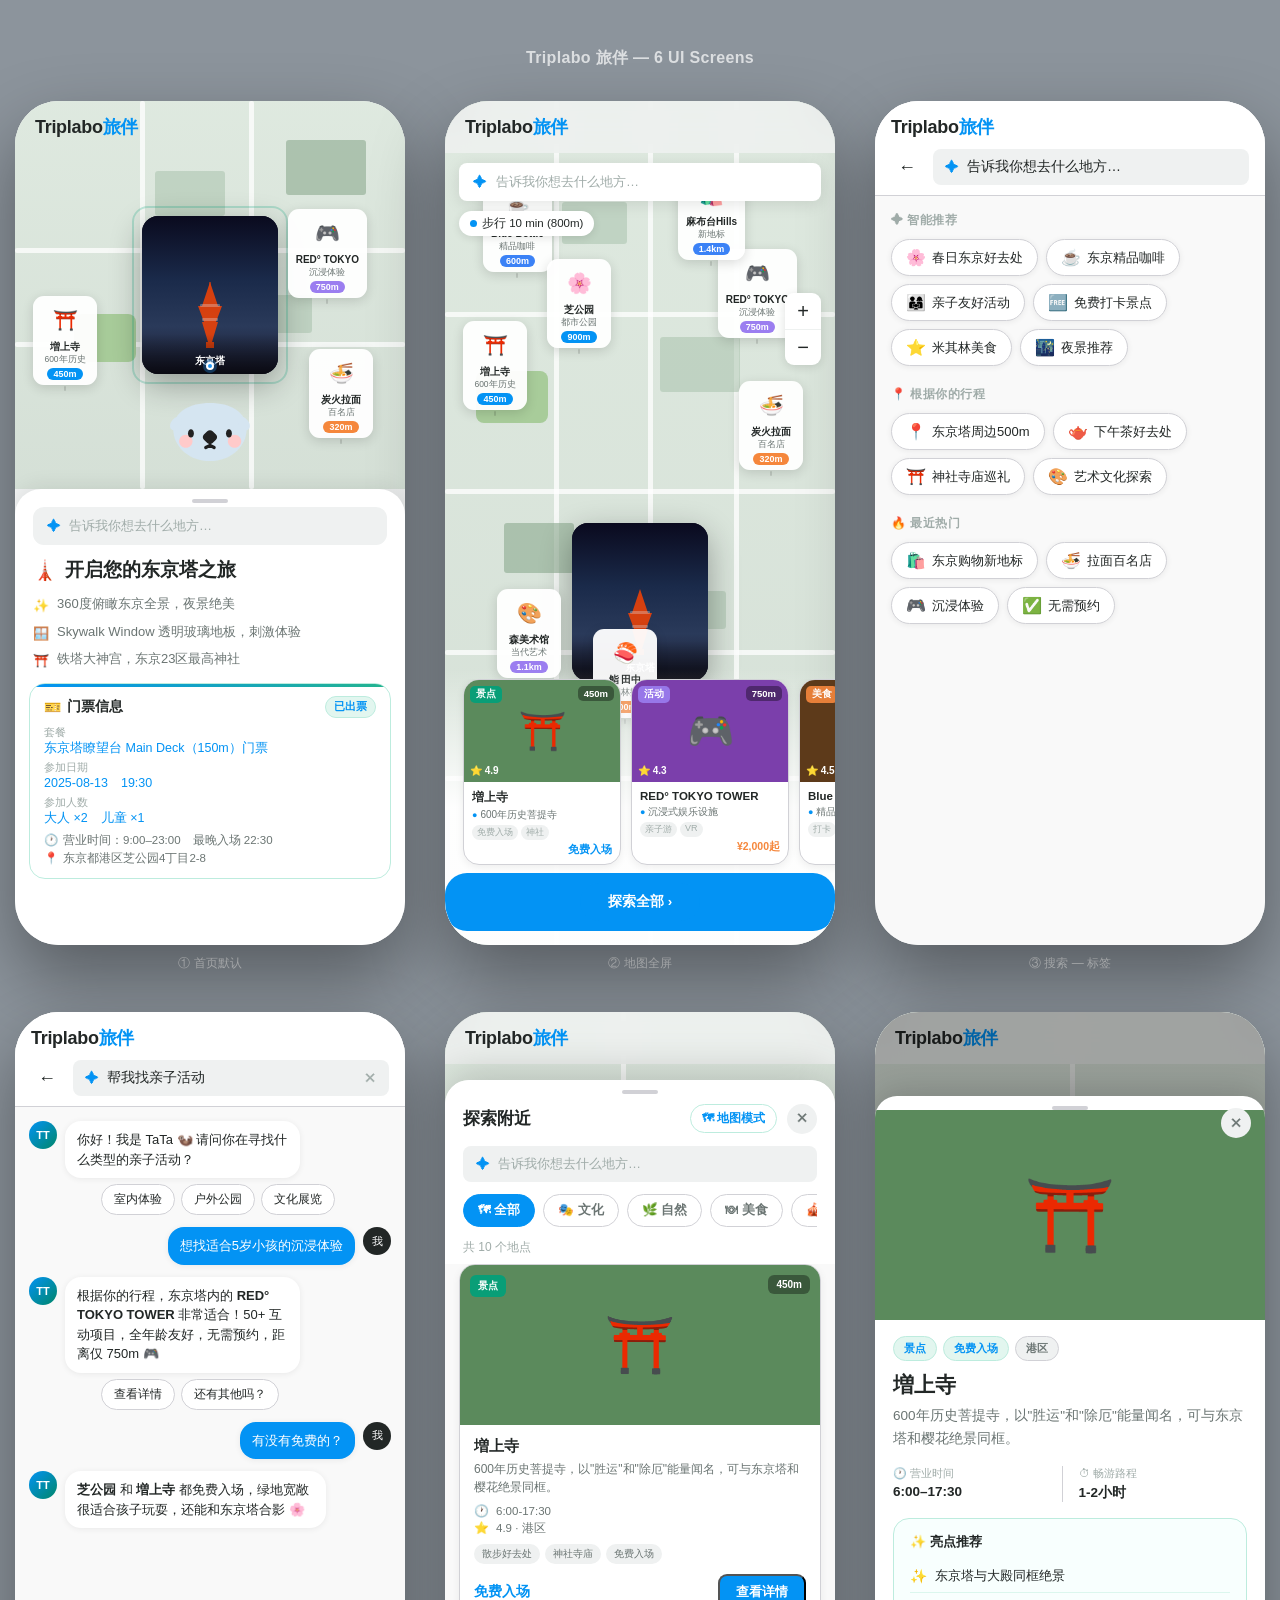
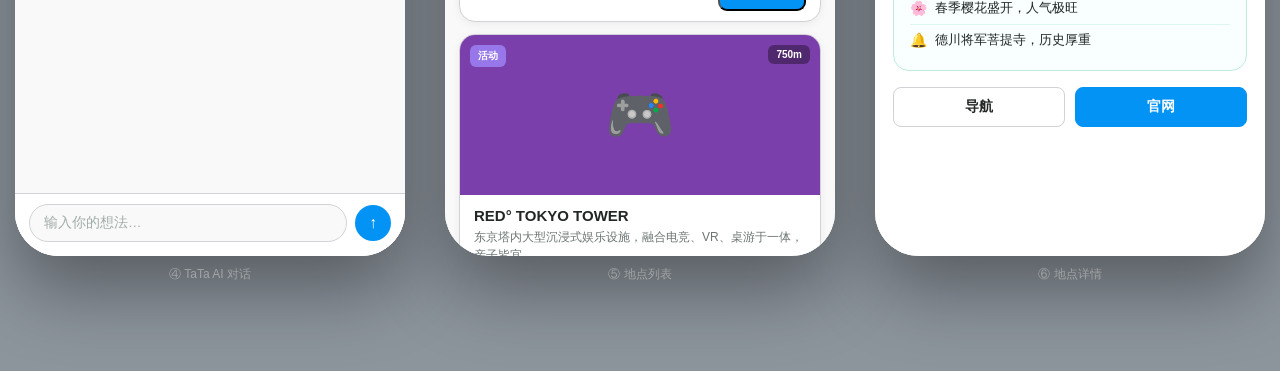
<file: figma-export.html>
<!DOCTYPE html>
<html lang="zh-CN">
<head>
<meta charset="UTF-8">
<meta name="viewport" content="width=1800">
<title>Triplabo 旅伴 — Figma Export</title>
<style>
/* ── Canvas ── */
*{box-sizing:border-box;margin:0;padding:0;}
body{
  background:#8C949C;
  font-family:'PingFang SC','Noto Sans JP','Noto Sans SC',sans-serif;
  padding:48px;
  display:flex;flex-direction:column;align-items:center;gap:0;
}
.page-title{font-size:16px;font-weight:600;color:#fff;margin-bottom:32px;letter-spacing:.02em;opacity:.7}

/* ── Row ── */
.row{display:flex;flex-direction:row;gap:40px;align-items:flex-start;margin-bottom:40px}
.phone-col{display:flex;flex-direction:column;align-items:center;gap:10px}
.screen-label{font-size:12px;color:rgba(255,255,255,.65);font-weight:500;text-align:center}

/* ── Phone ── */
.phone{
  width:390px;height:844px;
  border-radius:44px;
  background:#EFF1F1;
  overflow:hidden;
  position:relative;
  box-shadow:0 32px 72px rgba(0,0,0,.38),inset 0 0 0 1px rgba(255,255,255,.16);
  flex-shrink:0;
}

/* ── STATUS BAR ── */
.sb{
  position:absolute;top:0;left:0;right:0;height:52px;
  display:flex;align-items:center;justify-content:space-between;
  padding:0 24px;z-index:100;
}
.sb-time{font-size:15px;font-weight:600;color:#222726}
.sb-icons{display:flex;align-items:center;gap:5px;font-size:11px;color:#222726}

/* ── HEADER ── */
.hdr{
  position:absolute;top:0;left:0;right:0;height:52px;
  padding:0 20px;display:flex;align-items:center;z-index:100;
}
.logo{font-size:18px;font-weight:700;color:#222726;letter-spacing:-.3px}
.logo b{color:#0393F4}

/* ── MAP ── */
.map-wrap{
  position:absolute;top:0;left:0;right:0;
  overflow:hidden;background:#E8EDE9;
}
/* Simulated map tiles */
.map-bg{
  position:absolute;inset:0;
  background:
    linear-gradient(0deg,rgba(200,215,202,.6) 0%,rgba(220,232,221,.8) 100%);
}
.map-road-h{position:absolute;left:0;right:0;height:5px;background:rgba(255,255,255,.75);border-radius:2px}
.map-road-v{position:absolute;top:0;bottom:0;width:5px;background:rgba(255,255,255,.75);border-radius:2px}
.map-block{position:absolute;background:rgba(170,196,174,.55);border-radius:3px}
.map-block-dk{position:absolute;background:rgba(140,170,144,.6);border-radius:3px}
/* Water/park patches */
.map-water{position:absolute;background:#C0D9EC;border-radius:8px}
.map-park{position:absolute;background:#A8CC9A;border-radius:8px}

/* ── CENTER CARD ── */
.cc{
  position:absolute;left:50%;transform:translateX(-50%);
  width:136px;height:158px;
  border-radius:16px;overflow:hidden;
  box-shadow:0 10px 32px rgba(0,0,0,.32);z-index:25;
  background:#1a1a2e;
}
.cc-img-area{
  width:100%;height:100%;
  display:flex;align-items:flex-end;justify-content:center;
  padding-bottom:0;
  background:linear-gradient(180deg,#0a0a1e 0%,#1a2a4a 40%,#2a3a5a 70%,#1a1a2e 100%);
  position:relative;overflow:hidden;
}
.cc-tower{
  position:absolute;bottom:24px;left:50%;transform:translateX(-50%);
  width:32px;
  /* Tokyo Tower shape via CSS */
}
.cc-tower-svg{position:absolute;bottom:0;left:0;right:0;display:flex;justify-content:center}
.cc-lbl{
  position:absolute;bottom:0;left:0;right:0;
  padding:20px 6px 6px;
  background:linear-gradient(to top,rgba(0,0,0,.62),transparent);
  font-size:10px;font-weight:600;color:#fff;text-align:center;
}
.cc-dot{
  position:absolute;bottom:4px;left:50%;transform:translateX(-50%);
  width:8px;height:8px;border-radius:50%;background:#2196F3;
  border:2px solid #fff;box-shadow:0 0 0 3px rgba(33,150,243,.3);
}

/* Pulse ring */
.pr{
  position:absolute;left:50%;
  width:156px;height:178px;
  margin-left:-78px;
  border-radius:16px;
  border:2px solid rgba(0,161,123,.45);
  pointer-events:none;z-index:24;
  opacity:.5;
}

/* ── POI BUBBLES ── */
.poi{position:absolute;display:flex;flex-direction:column;align-items:center;z-index:30}
.poi::after{content:'';width:2px;height:5px;background:rgba(0,0,0,.12);border-radius:1px;margin-top:1px}
.poi-card{
  background:rgba(255,255,255,.95);border-radius:11px;
  padding:6px 8px 5px;
  box-shadow:0 3px 12px rgba(0,0,0,.14);
  min-width:64px;max-width:88px;
  display:flex;flex-direction:column;align-items:center;
}
.poi-ic{width:36px;height:36px;display:flex;align-items:center;justify-content:center;margin-bottom:3px;font-size:20px}
.poi-name{font-size:10px;font-weight:700;color:#222726;text-align:center;line-height:1.2;white-space:nowrap}
.poi-sub{font-size:8.5px;color:#6B7573;text-align:center;line-height:1.3;margin-top:1px;white-space:nowrap}
.poi-dist{margin-top:3px;font-size:9px;font-weight:700;color:#fff;padding:1px 6px;border-radius:7px;white-space:nowrap}
.g .poi-dist{background:#0393F4}.p .poi-dist{background:#9B7EF0}.o .poi-dist{background:#F5873C}.b .poi-dist{background:#3B82F6}

/* ── MAIN SHEET ── */
.sheet{
  position:absolute;left:0;right:0;
  background:#fff;
  border-radius:26px 26px 0 0;
  box-shadow:0 -3px 20px rgba(0,0,0,.08);
  z-index:200;
  overflow:hidden;
}
.hdl-wrap{padding:10px 0 4px;display:flex;justify-content:center}
.hdl{width:36px;height:4px;border-radius:2px;background:#D1D1D6}

/* Sheet search bar */
.sheet-search{
  margin:0 18px 10px;
  display:flex;align-items:center;gap:8px;
  background:#EFF1F1;border-radius:11px;
  padding:10px 14px;cursor:text;
}
.sheet-search-ic{color:#0393F4;font-size:14px}
.sheet-search-ph{color:#A0ACA9;font-size:13px;flex:1}

/* Hero */
.hero{padding:2px 18px 12px}
.hero-title{font-size:19px;font-weight:700;color:#222726;display:flex;align-items:center;gap:8px;margin-bottom:11px}
.hi-list{display:flex;flex-direction:column;gap:6px}
.hi-row{display:flex;gap:8px;font-size:13px;color:#6B7573;line-height:1.5;align-items:flex-start}
.hi-ic{font-size:13px;flex-shrink:0;margin-top:2px}

/* Ticket */
.tkt{margin:0 14px 12px;border:1px solid #BDECDE;border-radius:16px;background:#fff;padding:12px 14px;position:relative;overflow:hidden}
.tkt::before{content:'';position:absolute;top:0;left:0;right:0;height:3px;background:linear-gradient(90deg,#0393F4,#24B48F)}
.tkt-hd{display:flex;justify-content:space-between;align-items:center;margin-bottom:8px}
.tkt-ttl{display:flex;align-items:center;gap:6px;font-size:14px;font-weight:600;color:#222726}
.tkt-bdg{font-size:10.5px;color:#0393F4;background:#E2F6EF;padding:3px 8px;border-radius:18px;font-weight:600;border:1px solid #BDECDE}
.tkt-rows{display:flex;flex-direction:column;gap:4px}
.tkt-lbl{font-size:10.5px;color:#A0ACA9}
.tkt-val{font-size:12.5px;color:#0393F4;font-weight:500}
.tkt-meta{margin-top:6px;display:flex;flex-direction:column;gap:3px}
.tkt-mr{display:flex;align-items:center;gap:5px;font-size:11.5px;color:#6B7573}
.tkt-tip{margin-top:8px;background:#FEF3EB;border-radius:8px;padding:7px 9px;display:flex;gap:7px;font-size:11.5px;color:#C05C1A;line-height:1.5}
.tip-ic{width:19px;height:19px;border-radius:50%;background:#F5873C;display:flex;align-items:center;justify-content:center;font-size:11px;flex-shrink:0}
.tkt-acts{display:flex;gap:8px;margin-top:10px}
.btn{flex:1;height:40px;border-radius:8px;border:1px solid #D1D1D6;background:#fff;font-size:14px;font-weight:600;color:#222726;display:flex;align-items:center;justify-content:center;gap:5px}
.btn-g{background:#0393F4;border-color:#0393F4;color:#fff}

/* Section heading */
.sec-hd{padding:2px 18px 9px;display:flex;justify-content:space-between;align-items:center}
.sec-ttl{font-size:14.5px;font-weight:700;color:#222726}
.sec-more{font-size:12px;color:#0393F4;font-weight:500;cursor:pointer;padding:4px 0}

/* Horizontal scroll */
.hscroll{display:flex;gap:10px;padding:0 18px 16px;overflow:hidden}

/* Horizontal card */
.rc{flex-shrink:0;width:158px;border-radius:16px;background:#fff;overflow:hidden;box-shadow:0 2px 8px rgba(0,0,0,.07);border:1px solid #D1D1D6}
.rc-iw{position:relative;height:102px;overflow:hidden;display:flex;align-items:center;justify-content:center;font-size:38px}
.rc-iw-zoji{background:#5B8A5C}
.rc-iw-red{background:#7B3FAB}
.rc-iw-coffee{background:#5D3A1A}
.rc-iw-shiba{background:#C2547A}
.rc-tag{position:absolute;top:6px;left:6px;font-size:9.5px;font-weight:600;padding:2px 6px;border-radius:5px;color:#fff}
.ta{background:rgba(0,161,123,.9)}.tf{background:rgba(245,135,60,.9)}.tac{background:rgba(155,126,240,.9)}.ts{background:rgba(59,130,246,.9)}
.rc-dist{position:absolute;top:6px;right:6px;font-size:9.5px;font-weight:600;color:#fff;background:rgba(0,0,0,.36);padding:2px 6px;border-radius:5px}
.rc-star{position:absolute;bottom:6px;left:6px;font-size:10px;font-weight:600;color:#fff}
.rc-body{padding:8px 8px 7px}
.rc-name{font-size:11.5px;font-weight:600;color:#222726;margin-bottom:3px;overflow:hidden;white-space:nowrap;text-overflow:ellipsis}
.rc-desc{font-size:10px;color:#6B7573;line-height:1.4;margin-bottom:3px;display:flex;gap:3px}
.rc-di{font-size:9px;color:#0393F4;flex-shrink:0;margin-top:1px}
.rc-pills{display:flex;gap:3px;flex-wrap:wrap;margin-bottom:3px}
.rc-pill{font-size:9px;color:#A0ACA9;background:#EFF1F1;padding:1px 5px;border-radius:18px}
.rc-price{font-size:10.5px;font-weight:600;color:#F5873C;text-align:right}
.rc-price.fr{color:#0393F4}
.sep{height:1px;background:#E9EAEC;margin:0 18px 12px}

/* ── MAP FULLSCREEN UI ELEMENTS ── */
.msearch-bar{
  position:absolute;top:62px;left:14px;right:14px;
  background:#fff;border-radius:8px;padding:10px 14px;
  display:flex;align-items:center;gap:9px;
  box-shadow:0 3px 16px rgba(0,0,0,.1);z-index:45;
}
.ms-ic{color:#0393F4;font-size:14px}
.ms-tx{color:#A0ACA9;font-size:13px;flex:1}

.wbadge{
  position:absolute;top:110px;left:14px;
  background:#fff;border-radius:18px;padding:5px 11px;
  display:flex;align-items:center;gap:5px;
  font-size:11.5px;font-weight:500;color:#222726;
  box-shadow:0 2px 8px rgba(0,0,0,.1);z-index:45;
}
.wd{width:7px;height:7px;border-radius:50%;background:#0393F4}

.zctrl{
  position:absolute;top:192px;right:14px;
  display:flex;flex-direction:column;border-radius:9px;overflow:hidden;
  box-shadow:0 2px 10px rgba(0,0,0,.12);z-index:45;
}
.zb{
  width:36px;height:36px;background:#fff;
  display:flex;align-items:center;justify-content:center;
  font-size:20px;font-weight:300;color:#222726;
}
.zb+.zb{border-top:1px solid #EEF1F0}

.mstrip{
  position:absolute;bottom:0;left:0;right:0;
  padding:10px 0 14px;
  background:linear-gradient(to top,rgba(255,255,255,.97) 50%,transparent);
  z-index:45;
}

.vaBtn{
  position:absolute;bottom:18px;left:50%;transform:translateX(-50%);
  background:#0393F4;color:#fff;border-radius:22px;
  padding:10px 28px;font-size:13.5px;font-weight:600;
  white-space:nowrap;z-index:46;
}

/* ── SEARCH OVERLAY ── */
.so-overlay{
  position:absolute;inset:0;
  background:#F9F9F9;z-index:700;
  display:flex;flex-direction:column;
}
.so-bar{
  flex-shrink:0;background:#fff;
  padding:14px 16px 10px;
  border-bottom:1px solid #D1D1D6;
}
.so-row{display:flex;align-items:center;gap:10px}
.so-back{
  width:32px;height:32px;border-radius:50%;
  display:flex;align-items:center;justify-content:center;
  font-size:18px;color:#222726;background:none;border:none;
}
.so-input-wrap{
  flex:1;display:flex;align-items:center;gap:8px;
  background:#EFF1F1;border-radius:8px;padding:9px 12px;
}
.so-ic{color:#0393F4;font-size:14px;flex-shrink:0}
.so-input-mock{flex:1;font-size:14px;color:#222726}
.so-clear{font-size:13px;color:#A0ACA9}

/* Tag panel */
.so-tags{flex:1;overflow:hidden;padding:16px}
.so-section{margin-bottom:20px}
.so-section-title{font-size:12px;font-weight:600;color:#A0ACA9;letter-spacing:.5px;margin-bottom:10px}
.so-tag-grid{display:flex;flex-wrap:wrap;gap:8px}
.so-tag{
  display:flex;align-items:center;gap:6px;
  background:#fff;border-radius:20px;
  padding:8px 14px;font-size:13px;font-weight:500;color:#222726;
  box-shadow:0 1px 6px rgba(0,0,0,.07);
  border:1px solid #D1D1D6;
  white-space:nowrap;
}
.so-tag-ic{font-size:16px}
.so-tag.active{background:#E2F6EF;border-color:#0393F4;color:#0393F4}

/* Chat mode */
.so-chat{flex:1;overflow:hidden;display:flex;flex-direction:column}
.chat-msgs{flex:1;overflow:hidden;padding:14px 14px 0}
.chat-msg{margin-bottom:12px;display:flex;gap:8px;align-items:flex-start}
.chat-msg.user{flex-direction:row-reverse}
.chat-avatar{width:28px;height:28px;border-radius:50%;flex-shrink:0;display:flex;align-items:center;justify-content:center;font-size:14px}
.chat-avatar.bot{background:linear-gradient(135deg,#0393F4,#008669);color:#fff;font-size:11px;font-weight:700}
.chat-avatar.user{background:#222726;color:#fff;font-size:11px}
.chat-bubble{max-width:72%;padding:9px 12px;border-radius:16px;font-size:13px;line-height:1.5;color:#222726;background:#fff;box-shadow:0 1px 6px rgba(0,0,0,.07)}
.chat-msg.user .chat-bubble{background:#0393F4;color:#fff}
.chat-chips{display:flex;flex-wrap:wrap;gap:6px;padding:6px 0 0 36px}
.chat-chip{font-size:12px;padding:6px 12px;border-radius:18px;background:#fff;border:1px solid #D1D1D6;color:#222726}
.chat-input-row{
  flex-shrink:0;display:flex;align-items:center;gap:8px;
  padding:10px 14px 14px;background:#fff;border-top:1px solid #D1D1D6;
}
.chat-input-box{
  flex:1;border:1.5px solid #D1D1D6;border-radius:22px;
  padding:9px 14px;font-size:13.5px;color:#A0ACA9;background:#F9F9F9;
}
.chat-send{
  width:36px;height:36px;border-radius:50%;background:#0393F4;
  display:flex;align-items:center;justify-content:center;flex-shrink:0;
  color:#fff;font-size:16px;
}

/* ── LIST SHEET ── */
.list-sheet{
  position:absolute;left:0;right:0;bottom:0;
  height:92%;background:#F9F9F9;
  border-radius:24px 24px 0 0;
  box-shadow:0 -8px 40px rgba(0,0,0,.18);
  z-index:600;
  display:flex;flex-direction:column;overflow:hidden;
}
.ls-hdr{flex-shrink:0;background:#fff;border-radius:24px 24px 0 0;padding:10px 18px 0}
.ls-bar-wrap{display:flex;justify-content:center;padding-bottom:10px}
.ls-bar{width:36px;height:4px;border-radius:2px;background:#D1D1D6}
.ls-title-row{display:flex;align-items:center;justify-content:space-between;margin-bottom:12px}
.ls-title{font-size:17px;font-weight:700;color:#222726}
.ls-right{display:flex;align-items:center;gap:10px}
.ls-map-btn{
  display:flex;align-items:center;gap:4px;font-size:12px;font-weight:600;
  color:#0393F4;background:none;border:1.5px solid #BDECDE;border-radius:18px;padding:5px 11px;
}
.ls-close{width:30px;height:30px;border-radius:50%;background:#EFF1F1;display:flex;align-items:center;justify-content:center;font-size:13px;color:#6B7573}
.ls-search-row{
  display:flex;align-items:center;gap:8px;background:#EFF1F1;
  border-radius:8px;padding:9px 13px;margin-bottom:12px;
}
.ls-si{color:#0393F4;font-size:14px;flex-shrink:0}
.ls-input-mock{flex:1;font-size:13px;color:#A0ACA9}
.ls-cats{display:flex;gap:8px;padding-bottom:12px;overflow:hidden}
.ls-cat{
  flex-shrink:0;display:flex;align-items:center;gap:5px;
  padding:7px 14px;border-radius:22px;font-size:12.5px;font-weight:600;
  border:1px solid #D1D1D6;background:#fff;color:#6B7573;
}
.ls-cat.active{background:#0393F4;border-color:#0393F4;color:#fff}
.ls-count{font-size:12px;color:#A0ACA9;padding-bottom:8px}

/* List card */
.lc{background:#fff;border-radius:16px;overflow:hidden;box-shadow:0 2px 8px rgba(0,0,0,.06);border:1px solid #D1D1D6;margin-bottom:12px}
.lc-iw{position:relative;height:160px;overflow:hidden;display:flex;align-items:center;justify-content:center;font-size:56px}
.lc-iw-zoji{background:#5B8A5C}
.lc-iw-red{background:#7B3FAB}
.lc-iw-shiro{background:#C0392B}
.lc-img-tag{position:absolute;top:10px;left:10px;font-size:10px;font-weight:700;padding:4px 8px;border-radius:6px;color:#fff}
.lc-img-dist{position:absolute;top:10px;right:10px;font-size:10px;font-weight:600;color:#fff;background:rgba(0,0,0,.36);padding:4px 8px;border-radius:6px}
.lc-body{padding:12px 14px 10px}
.lc-name{font-size:15px;font-weight:700;color:#222726;margin-bottom:4px}
.lc-desc{font-size:12px;color:#6B7573;line-height:1.5;margin-bottom:8px}
.lc-meta{display:flex;flex-direction:column;gap:3px;margin-bottom:8px}
.lc-mr{display:flex;align-items:center;gap:6px;font-size:11.5px;color:#6B7573}
.lc-mr-ic{font-size:12px;width:16px;flex-shrink:0}
.lc-pills{display:flex;gap:5px;flex-wrap:wrap;margin-bottom:10px}
.lc-pill{font-size:10px;color:#6B7573;background:#EFF1F1;padding:3px 8px;border-radius:16px}
.lc-foot{display:flex;align-items:center;justify-content:space-between}
.lc-price{font-size:14px;font-weight:700;color:#F5873C}
.lc-price.fr{color:#0393F4}
.lc-cta{background:#0393F4;color:#fff;border-radius:9px;padding:8px 16px;font-size:12.5px;font-weight:600}

/* ── DETAIL SHEET ── */
.detail-backdrop{position:absolute;inset:0;background:rgba(0,0,0,.32);z-index:750}
.detail-sheet{
  position:absolute;left:0;right:0;bottom:0;height:90%;
  background:#fff;border-radius:22px 22px 0 0;
  box-shadow:0 -6px 32px rgba(0,0,0,.16);
  z-index:800;display:flex;flex-direction:column;overflow:hidden;
}
.ds-hd{padding:10px 0 0;display:flex;justify-content:center;flex-shrink:0}
.ds-bar{width:36px;height:4px;border-radius:2px;background:#D1D1D6}
.ds-close{
  position:absolute;top:12px;right:14px;
  width:30px;height:30px;border-radius:50%;background:#EFF1F1;
  display:flex;align-items:center;justify-content:center;font-size:13px;color:#6B7573;
  z-index:10;
}
.d-iw{height:210px;overflow:hidden;display:flex;align-items:center;justify-content:center;font-size:72px}
.d-iw-zoji{background:#5B8A5C}
.d-body{padding:16px 18px 28px;overflow:hidden}
.d-tags{display:flex;gap:6px;margin-bottom:10px;flex-wrap:wrap}
.d-tag{font-size:11px;font-weight:600;padding:4px 10px;border-radius:20px;color:#0393F4;background:#E2F6EF;border:1px solid #BDECDE}
.d-tag.loc{color:#6B7573;background:#EFF1F1;border-color:#D1D1D6}
.d-name{font-size:21px;font-weight:700;color:#222726;margin-bottom:6px}
.d-desc{font-size:13.5px;color:#6B7573;line-height:1.65;margin-bottom:16px}
.d-meta{display:flex;margin-bottom:16px}
.d-mc{flex:1;display:flex;flex-direction:column;gap:3px}
.d-mc+.d-mc{border-left:1px solid #D1D1D6;padding-left:16px}
.d-ml{font-size:11px;color:#A0ACA9}
.d-mv{font-size:13.5px;font-weight:600;color:#222726}
.d-hl{background:#F8FFFE;border:1.5px solid #BDECDE;border-radius:16px;padding:14px 16px;margin-bottom:16px}
.d-hl-ttl{font-size:13px;font-weight:700;color:#222726;display:flex;align-items:center;gap:6px;margin-bottom:10px}
.d-hl-row{display:flex;gap:8px;font-size:13px;color:#222726;line-height:1.5;padding:5px 0}
.d-hl-row+.d-hl-row{border-top:1px solid rgba(181,237,218,.45)}
.d-hl-ic{font-size:14px;flex-shrink:0}
.d-acts{display:flex;gap:10px}

/* ── TATA ── */
.tata-wrap{position:absolute;left:50%;transform:translateX(-50%);z-index:195}
</style>
</head>
<body>

<div class="page-title">Triplabo 旅伴 — 6 UI Screens</div>

<!-- ═══════════════════ ROW 1 ═══════════════════ -->
<div class="row">

  <!-- ① HOME DEFAULT -->
  <div class="phone-col">
  <div class="phone">
    <!-- Header -->
    <div class="hdr"><div class="logo">Triplabo<b>旅伴</b></div></div>

    <!-- Map (MDEF = 388px) -->
    <div class="map-wrap" style="height:388px">
      <div class="map-bg"></div>
      <!-- Road grid -->
      <div class="map-road-h" style="top:38%"></div>
      <div class="map-road-h" style="top:62%"></div>
      <div class="map-road-v" style="left:32%"></div>
      <div class="map-road-v" style="left:60%"></div>
      <!-- Blocks -->
      <div class="map-block" style="width:70px;height:45px;top:18%;left:36%"></div>
      <div class="map-block" style="width:55px;height:38px;top:50%;left:62%"></div>
      <div class="map-block-dk" style="width:80px;height:55px;top:10%;right:10%"></div>
      <!-- Park patch -->
      <div class="map-park" style="width:62px;height:48px;top:55%;left:15%"></div>
      <!-- Center card -->
      <div class="cc" style="top:calc(50% - 79px)">
        <div class="cc-img-area">
          <!-- Tokyo Tower SVG outline -->
          <svg style="position:absolute;bottom:12px;width:40px;opacity:.9" viewBox="0 0 40 80" fill="none" xmlns="http://www.w3.org/2000/svg">
            <polygon points="20,0 28,24 32,24 26,40 28,40 22,60 18,60 12,40 14,40 8,24 12,24" fill="#FF4400" opacity=".9"/>
            <rect x="16" y="60" width="8" height="6" fill="#FF4400" opacity=".9"/>
            <line x1="20" y1="0" x2="20" y2="5" stroke="#FF4400" strokeWidth="2"/>
            <rect x="10" y="22" width="20" height="3" fill="rgba(255,255,255,.3)" rx="1"/>
            <rect x="12" y="36" width="16" height="3" fill="rgba(255,255,255,.3)" rx="1"/>
          </svg>
          <div class="cc-lbl">东京塔</div>
          <div class="cc-dot"></div>
        </div>
      </div>
      <!-- Pulse ring -->
      <div class="pr" style="top:calc(50% - 89px)"></div>
      <!-- POI n1 増上寺 (left:18,top:195) -->
      <div class="poi g" style="left:18px;top:195px">
        <div class="poi-card">
          <div class="poi-ic">⛩️</div>
          <div class="poi-name">増上寺</div>
          <div class="poi-sub">600年历史</div>
          <div class="poi-dist">450m</div>
        </div>
      </div>
      <!-- POI n2 RED° (right:38,top:108) -->
      <div class="poi p" style="right:38px;top:108px">
        <div class="poi-card">
          <div class="poi-ic">🎮</div>
          <div class="poi-name">RED° TOKYO</div>
          <div class="poi-sub">沉浸体验</div>
          <div class="poi-dist">750m</div>
        </div>
      </div>
      <!-- POI n3 炭火拉面 (right:32,top:248) -->
      <div class="poi o" style="right:32px;top:248px">
        <div class="poi-card">
          <div class="poi-ic">🍜</div>
          <div class="poi-name">炭火拉面</div>
          <div class="poi-sub">百名店</div>
          <div class="poi-dist">320m</div>
        </div>
      </div>
    </div>

    <!-- TaTa peeking (top: 388-86=302) -->
    <div class="tata-wrap" style="top:302px">
      <svg style="width:80px;height:auto;display:block" width="93" height="68" viewBox="0 0 93 68" fill="none" xmlns="http://www.w3.org/2000/svg">
        <path d="M89.0394 30.5064C89.0394 51.0144 69.9636 67.6571 46.4204 67.6571C22.8772 67.6571 3.83398 51.0144 3.83398 30.5064C3.83398 9.99843 22.9424 0 46.4856 0C70.0288 0 89.072 9.99843 89.072 30.5064H89.0394Z" fill="#D5E5F1"/>
        <path d="M11.9379 27.8634C9.45963 32.0481 5.61185 33.0383 2.70971 31.3773C-0.192424 29.7162 -1.00763 26.1065 1.4706 21.9219C3.94883 17.7372 8.77485 14.5748 11.677 16.2039C14.5791 17.8331 14.4487 23.6788 11.9705 27.8634H11.9379Z" fill="#D5E5F1"/>
        <path d="M80.8923 27.8634C83.3705 32.0481 87.2183 33.0383 90.1204 31.3773C93.0225 29.7162 93.8377 26.1065 91.3595 21.9219C88.8813 17.7372 84.0553 14.5748 81.1531 16.2039C78.251 17.8331 78.3814 23.6788 80.8596 27.8634H80.8923Z" fill="#D5E5F1"/>
        <path d="M18.4252 51.9952C22.6997 51.9952 26.1648 48.6006 26.1648 44.4132C26.1648 40.2258 22.6997 36.8313 18.4252 36.8313C14.1507 36.8313 10.6855 40.2258 10.6855 44.4132C10.6855 48.6006 14.1507 51.9952 18.4252 51.9952Z" fill="#FFCACA"/>
        <path d="M75.015 51.9952C79.2895 51.9952 82.7547 48.6006 82.7547 44.4132C82.7547 40.2258 79.2895 36.8313 75.015 36.8313C70.7405 36.8313 67.2754 40.2258 67.2754 44.4132C67.2754 48.6006 70.7405 51.9952 75.015 51.9952Z" fill="#FFCACA"/>
        <path d="M53.4548 36.6674L49.5581 32.8501C47.8389 31.166 45.0517 31.166 43.3325 32.8501L39.4358 36.6675C37.7167 38.3516 37.7167 41.082 39.4358 42.7661L43.3325 46.5835C45.0517 48.2676 47.8389 48.2676 49.5581 46.5835L53.4548 42.7661C55.1739 41.082 55.1739 38.3516 53.4548 36.6674Z" fill="#212121"/>
        <path d="M24.3442 40.0895C26.2531 40.0895 27.8006 37.9729 27.8006 35.3618C27.8006 32.7508 26.2531 30.6342 24.3442 30.6342C22.4352 30.6342 20.8877 32.7508 20.8877 35.3618C20.8877 37.9729 22.4352 40.0895 24.3442 40.0895Z" fill="#212121"/>
        <path d="M68.5297 40.0895C70.4387 40.0895 71.9862 37.9729 71.9862 35.3618C71.9862 32.7508 70.4387 30.6342 68.5297 30.6342C66.6208 30.6342 65.0732 32.7508 65.0732 35.3618C65.0732 37.9729 66.6208 40.0895 68.5297 40.0895Z" fill="#212121"/>
        <path d="M41.5605 51.7172L46.5496 49.2576L51.3104 51.7172" stroke="#1E1E1E" stroke-width="3.79062" stroke-linecap="round" stroke-linejoin="round"/>
      </svg>
    </div>

    <!-- Main Sheet (default: top=388, height=456) -->
    <div class="sheet" style="top:388px;height:456px">
      <div class="hdl-wrap"><div class="hdl"></div></div>
      <!-- Sheet search bar -->
      <div class="sheet-search">
        <span class="sheet-search-ic">✦</span>
        <span class="sheet-search-ph">告诉我你想去什么地方…</span>
      </div>
      <!-- Hero -->
      <div class="hero">
        <div class="hero-title"><span>🗼</span>开启您的东京塔之旅</div>
        <div class="hi-list">
          <div class="hi-row"><span class="hi-ic">✨</span><span>360度俯瞰东京全景，夜景绝美</span></div>
          <div class="hi-row"><span class="hi-ic">🪟</span><span>Skywalk Window 透明玻璃地板，刺激体验</span></div>
          <div class="hi-row"><span class="hi-ic">⛩️</span><span>铁塔大神宫，东京23区最高神社</span></div>
        </div>
      </div>
      <!-- Ticket -->
      <div class="tkt">
        <div class="tkt-hd">
          <div class="tkt-ttl"><span>🎫</span>门票信息</div>
          <div class="tkt-bdg">已出票</div>
        </div>
        <div class="tkt-rows">
          <div><div class="tkt-lbl">套餐</div><div class="tkt-val">东京塔瞭望台 Main Deck（150m）门票</div></div>
          <div><div class="tkt-lbl">参加日期</div><div class="tkt-val">2025-08-13　19:30</div></div>
          <div><div class="tkt-lbl">参加人数</div><div class="tkt-val">大人 ×2　儿童 ×1</div></div>
        </div>
        <div class="tkt-meta">
          <div class="tkt-mr"><span>🕐</span><span>营业时间：9:00–23:00　最晚入场 22:30</span></div>
          <div class="tkt-mr"><span>📍</span><span>东京都港区芝公园4丁目2-8</span></div>
        </div>
      </div>
    </div>
  </div>
  <div class="screen-label">① 首页默认</div>
  </div>

  <!-- ② MAP FULLSCREEN -->
  <div class="phone-col">
  <div class="phone">
    <!-- Header (glass) -->
    <div class="hdr" style="background:rgba(238,241,239,.88);backdrop-filter:blur(14px)">
      <div class="logo">Triplabo<b>旅伴</b></div>
    </div>

    <!-- Map (full height = 844) -->
    <div class="map-wrap" style="height:844px">
      <div class="map-bg"></div>
      <div class="map-road-h" style="top:25%"></div>
      <div class="map-road-h" style="top:46%"></div>
      <div class="map-road-h" style="top:65%"></div>
      <div class="map-road-h" style="top:80%"></div>
      <div class="map-road-v" style="left:28%"></div>
      <div class="map-road-v" style="left:52%"></div>
      <div class="map-road-v" style="left:74%"></div>
      <div class="map-block" style="width:65px;height:42px;top:12%;left:30%"></div>
      <div class="map-block" style="width:80px;height:55px;top:28%;left:55%"></div>
      <div class="map-block-dk" style="width:70px;height:50px;top:50%;left:15%"></div>
      <div class="map-block" style="width:55px;height:38px;top:58%;left:58%"></div>
      <div class="map-park" style="width:72px;height:52px;top:32%;left:8%"></div>
      <div class="map-water" style="width:90px;height:40px;top:70%;left:55%"></div>

      <!-- Center card — mapfull position -->
      <div class="cc" style="top:422px;left:50%;transform:translateX(-50%)">
        <div class="cc-img-area">
          <svg style="position:absolute;bottom:12px;width:40px;opacity:.9" viewBox="0 0 40 80" fill="none">
            <polygon points="20,0 28,24 32,24 26,40 28,40 22,60 18,60 12,40 14,40 8,24 12,24" fill="#FF4400" opacity=".9"/>
            <rect x="16" y="60" width="8" height="6" fill="#FF4400" opacity=".9"/>
            <rect x="10" y="22" width="20" height="3" fill="rgba(255,255,255,.3)" rx="1"/>
            <rect x="12" y="36" width="16" height="3" fill="rgba(255,255,255,.3)" rx="1"/>
          </svg>
          <div class="cc-lbl">东京塔</div>
        </div>
      </div>

      <!-- All near + extended POIs -->
      <div class="poi g" style="left:18px;top:220px">
        <div class="poi-card"><div class="poi-ic">⛩️</div><div class="poi-name">増上寺</div><div class="poi-sub">600年历史</div><div class="poi-dist">450m</div></div>
      </div>
      <div class="poi p" style="right:38px;top:148px">
        <div class="poi-card"><div class="poi-ic">🎮</div><div class="poi-name">RED° TOKYO</div><div class="poi-sub">沉浸体验</div><div class="poi-dist">750m</div></div>
      </div>
      <div class="poi o" style="right:32px;top:280px">
        <div class="poi-card"><div class="poi-ic">🍜</div><div class="poi-name">炭火拉面</div><div class="poi-sub">百名店</div><div class="poi-dist">320m</div></div>
      </div>
      <div class="poi b" style="top:82px;left:38px">
        <div class="poi-card"><div class="poi-ic">☕</div><div class="poi-name">Blue Bottle</div><div class="poi-sub">精品咖啡</div><div class="poi-dist">600m</div></div>
      </div>
      <div class="poi g" style="top:158px;left:102px">
        <div class="poi-card"><div class="poi-ic">🌸</div><div class="poi-name">芝公园</div><div class="poi-sub">都市公园</div><div class="poi-dist">900m</div></div>
      </div>
      <div class="poi p" style="top:488px;left:52px">
        <div class="poi-card"><div class="poi-ic">🎨</div><div class="poi-name">森美术馆</div><div class="poi-sub">当代艺术</div><div class="poi-dist">1.1km</div></div>
      </div>
      <div class="poi o" style="top:528px;left:148px">
        <div class="poi-card"><div class="poi-ic">🍣</div><div class="poi-name">鮨 田中</div><div class="poi-sub">米其林推荐</div><div class="poi-dist">800m</div></div>
      </div>
      <div class="poi b" style="top:70px;right:90px">
        <div class="poi-card"><div class="poi-ic">🛍️</div><div class="poi-name">麻布台Hills</div><div class="poi-sub">新地标</div><div class="poi-dist">1.4km</div></div>
      </div>

      <!-- Map overlays -->
      <div class="msearch-bar">
        <span class="ms-ic">✦</span>
        <span class="ms-tx">告诉我你想去什么地方…</span>
      </div>
      <div class="wbadge">
        <div class="wd"></div>
        <span>步行 10 min (800m)</span>
      </div>
      <div class="zctrl">
        <div class="zb">+</div>
        <div class="zb">−</div>
      </div>
      <!-- Bottom strip with cards -->
      <div class="mstrip">
        <div class="hscroll" style="padding:0 18px 8px">
          <div class="rc">
            <div class="rc-iw rc-iw-zoji">⛩️<span class="rc-tag ta">景点</span><span class="rc-dist">450m</span><span class="rc-star">⭐ 4.9</span></div>
            <div class="rc-body">
              <div class="rc-name">増上寺</div>
              <div class="rc-desc"><span class="rc-di">●</span>600年历史菩提寺</div>
              <div class="rc-pills"><span class="rc-pill">免费入场</span><span class="rc-pill">神社</span></div>
              <div class="rc-price fr">免费入场</div>
            </div>
          </div>
          <div class="rc">
            <div class="rc-iw rc-iw-red">🎮<span class="rc-tag tac">活动</span><span class="rc-dist">750m</span><span class="rc-star">⭐ 4.3</span></div>
            <div class="rc-body">
              <div class="rc-name">RED° TOKYO TOWER</div>
              <div class="rc-desc"><span class="rc-di">●</span>沉浸式娱乐设施</div>
              <div class="rc-pills"><span class="rc-pill">亲子游</span><span class="rc-pill">VR</span></div>
              <div class="rc-price">¥2,000起</div>
            </div>
          </div>
          <div class="rc">
            <div class="rc-iw rc-iw-coffee">☕<span class="rc-tag tf">美食</span><span class="rc-dist">600m</span><span class="rc-star">⭐ 4.5</span></div>
            <div class="rc-body">
              <div class="rc-name">Blue Bottle Coffee</div>
              <div class="rc-desc"><span class="rc-di">●</span>精品咖啡 · 塔景</div>
              <div class="rc-pills"><span class="rc-pill">打卡</span><span class="rc-pill">下午茶</span></div>
              <div class="rc-price">¥600起</div>
            </div>
          </div>
        </div>
        <div class="vaBtn" style="position:relative;bottom:auto;left:auto;transform:none;display:inline-block;margin:0 auto;display:flex;justify-content:center">
          <div style="background:#0393F4;color:#fff;border-radius:22px;padding:10px 28px;font-size:13.5px;font-weight:600;white-space:nowrap;display:inline-block">探索全部 ›</div>
        </div>
      </div>
    </div>
  </div>
  <div class="screen-label">② 地图全屏</div>
  </div>

  <!-- ③ SEARCH — TAGS -->
  <div class="phone-col">
  <div class="phone">
    <div class="so-overlay">
      <!-- Search bar -->
      <div class="so-bar">
        <div class="hdr" style="position:relative;height:auto;padding:0;margin-bottom:10px">
          <div class="logo">Triplabo<b>旅伴</b></div>
        </div>
        <div class="so-row">
          <button class="so-back">←</button>
          <div class="so-input-wrap">
            <span class="so-ic">✦</span>
            <span class="so-input-mock">告诉我你想去什么地方…</span>
          </div>
        </div>
      </div>
      <!-- Tags -->
      <div class="so-tags">
        <div class="so-section">
          <div class="so-section-title">✦ 智能推荐</div>
          <div class="so-tag-grid">
            <div class="so-tag"><span class="so-tag-ic">🌸</span>春日东京好去处</div>
            <div class="so-tag"><span class="so-tag-ic">☕</span>东京精品咖啡</div>
            <div class="so-tag"><span class="so-tag-ic">👨‍👩‍👧</span>亲子友好活动</div>
            <div class="so-tag"><span class="so-tag-ic">🆓</span>免费打卡景点</div>
            <div class="so-tag"><span class="so-tag-ic">⭐</span>米其林美食</div>
            <div class="so-tag"><span class="so-tag-ic">🌃</span>夜景推荐</div>
          </div>
        </div>
        <div class="so-section">
          <div class="so-section-title">📍 根据你的行程</div>
          <div class="so-tag-grid">
            <div class="so-tag"><span class="so-tag-ic">📍</span>东京塔周边500m</div>
            <div class="so-tag"><span class="so-tag-ic">🫖</span>下午茶好去处</div>
            <div class="so-tag"><span class="so-tag-ic">⛩️</span>神社寺庙巡礼</div>
            <div class="so-tag"><span class="so-tag-ic">🎨</span>艺术文化探索</div>
          </div>
        </div>
        <div class="so-section">
          <div class="so-section-title">🔥 最近热门</div>
          <div class="so-tag-grid">
            <div class="so-tag"><span class="so-tag-ic">🛍️</span>东京购物新地标</div>
            <div class="so-tag"><span class="so-tag-ic">🍜</span>拉面百名店</div>
            <div class="so-tag"><span class="so-tag-ic">🎮</span>沉浸体验</div>
            <div class="so-tag"><span class="so-tag-ic">✅</span>无需预约</div>
          </div>
        </div>
      </div>
    </div>
  </div>
  <div class="screen-label">③ 搜索 — 标签</div>
  </div>

</div><!-- end row 1 -->

<!-- ═══════════════════ ROW 2 ═══════════════════ -->
<div class="row">

  <!-- ④ SEARCH — CHAT MODE -->
  <div class="phone-col">
  <div class="phone">
    <div class="so-overlay">
      <!-- Search bar with typed text -->
      <div class="so-bar">
        <div class="hdr" style="position:relative;height:auto;padding:0;margin-bottom:10px">
          <div class="logo">Triplabo<b>旅伴</b></div>
        </div>
        <div class="so-row">
          <button class="so-back">←</button>
          <div class="so-input-wrap">
            <span class="so-ic">✦</span>
            <span class="so-input-mock" style="color:#222726">帮我找亲子活动</span>
            <span class="so-clear">✕</span>
          </div>
        </div>
      </div>
      <!-- Chat -->
      <div class="so-chat" style="background:#F9F9F9">
        <div class="chat-msgs">
          <!-- TaTa greeting -->
          <div class="chat-msg">
            <div class="chat-avatar bot">TT</div>
            <div>
              <div class="chat-bubble">你好！我是 TaTa 🦦 请问你在寻找什么类型的亲子活动？</div>
              <div class="chat-chips">
                <div class="chat-chip">室内体验</div>
                <div class="chat-chip">户外公园</div>
                <div class="chat-chip">文化展览</div>
              </div>
            </div>
          </div>
          <!-- User -->
          <div class="chat-msg user">
            <div class="chat-avatar user">我</div>
            <div class="chat-bubble">想找适合5岁小孩的沉浸体验</div>
          </div>
          <!-- TaTa reply -->
          <div class="chat-msg">
            <div class="chat-avatar bot">TT</div>
            <div>
              <div class="chat-bubble">根据你的行程，东京塔内的 <b>RED° TOKYO TOWER</b> 非常适合！50+ 互动项目，全年龄友好，无需预约，距离仅 750m 🎮</div>
              <div class="chat-chips">
                <div class="chat-chip">查看详情</div>
                <div class="chat-chip">还有其他吗？</div>
              </div>
            </div>
          </div>
          <!-- User -->
          <div class="chat-msg user">
            <div class="chat-avatar user">我</div>
            <div class="chat-bubble">有没有免费的？</div>
          </div>
          <!-- TaTa reply 2 -->
          <div class="chat-msg">
            <div class="chat-avatar bot">TT</div>
            <div class="chat-bubble"><b>芝公园</b> 和 <b>増上寺</b> 都免费入场，绿地宽敞很适合孩子玩耍，还能和东京塔合影 🌸</div>
          </div>
        </div>
        <!-- Input -->
        <div class="chat-input-row">
          <div class="chat-input-box">输入你的想法…</div>
          <div class="chat-send">↑</div>
        </div>
      </div>
    </div>
  </div>
  <div class="screen-label">④ TaTa AI 对话</div>
  </div>

  <!-- ⑤ LIST SHEET -->
  <div class="phone-col">
  <div class="phone">
    <!-- Map peeking at top -->
    <div class="map-wrap" style="height:844px">
      <div class="map-bg"></div>
      <div class="map-road-h" style="top:35%"></div>
      <div class="map-road-v" style="left:45%"></div>
      <div class="map-block" style="width:60px;height:40px;top:15%;left:20%"></div>
    </div>
    <!-- Header -->
    <div class="hdr" style="background:rgba(238,241,239,.88);backdrop-filter:blur(14px)">
      <div class="logo">Triplabo<b>旅伴</b></div>
    </div>
    <!-- List Sheet -->
    <div class="list-sheet">
      <div class="ls-hdr">
        <div class="ls-bar-wrap"><div class="ls-bar"></div></div>
        <div class="ls-title-row">
          <div class="ls-title">探索附近</div>
          <div class="ls-right">
            <div class="ls-map-btn">🗺 地图模式</div>
            <div class="ls-close">✕</div>
          </div>
        </div>
        <div class="ls-search-row">
          <span class="ls-si">✦</span>
          <span class="ls-input-mock">告诉我你想去什么地方…</span>
        </div>
        <div class="ls-cats">
          <div class="ls-cat active">🗺 全部</div>
          <div class="ls-cat">🎭 文化</div>
          <div class="ls-cat">🌿 自然</div>
          <div class="ls-cat">🍽 美食</div>
          <div class="ls-cat">🎪 活动</div>
          <div class="ls-cat">🛍 购物</div>
        </div>
        <div class="ls-count">共 10 个地点</div>
      </div>
      <div style="flex:1;overflow:hidden;padding:0 14px 20px">
        <!-- Card 1 -->
        <div class="lc">
          <div class="lc-iw lc-iw-zoji">⛩️
            <span class="lc-img-tag ta">景点</span>
            <span class="lc-img-dist">450m</span>
          </div>
          <div class="lc-body">
            <div class="lc-name">増上寺</div>
            <div class="lc-desc">600年历史菩提寺，以"胜运"和"除厄"能量闻名，可与东京塔和樱花绝景同框。</div>
            <div class="lc-meta">
              <div class="lc-mr"><span class="lc-mr-ic">🕐</span><span>6:00-17:30</span></div>
              <div class="lc-mr"><span class="lc-mr-ic">⭐</span><span>4.9 · 港区</span></div>
            </div>
            <div class="lc-pills">
              <span class="lc-pill">散步好去处</span>
              <span class="lc-pill">神社寺庙</span>
              <span class="lc-pill">免费入场</span>
            </div>
            <div class="lc-foot">
              <div class="lc-price fr">免费入场</div>
              <button class="lc-cta">查看详情</button>
            </div>
          </div>
        </div>
        <!-- Card 2 -->
        <div class="lc">
          <div class="lc-iw lc-iw-red">🎮
            <span class="lc-img-tag tac">活动</span>
            <span class="lc-img-dist">750m</span>
          </div>
          <div class="lc-body">
            <div class="lc-name">RED° TOKYO TOWER</div>
            <div class="lc-desc">东京塔内大型沉浸式娱乐设施，融合电竞、VR、桌游于一体，亲子皆宜。</div>
            <div class="lc-meta">
              <div class="lc-mr"><span class="lc-mr-ic">🕐</span><span>11:00-21:00</span></div>
              <div class="lc-mr"><span class="lc-mr-ic">⭐</span><span>4.3 · 港区</span></div>
            </div>
            <div class="lc-pills">
              <span class="lc-pill">亲子游</span>
              <span class="lc-pill">沉浸体验</span>
              <span class="lc-pill">无需预约</span>
            </div>
            <div class="lc-foot">
              <div class="lc-price">¥2,000起</div>
              <button class="lc-cta">查看详情</button>
            </div>
          </div>
        </div>
      </div>
    </div>
  </div>
  <div class="screen-label">⑤ 地点列表</div>
  </div>

  <!-- ⑥ DETAIL SHEET -->
  <div class="phone-col">
  <div class="phone">
    <!-- Map behind -->
    <div class="map-wrap" style="height:844px">
      <div class="map-bg"></div>
      <div class="map-road-h" style="top:40%"></div>
      <div class="map-road-v" style="left:50%"></div>
    </div>
    <!-- Header -->
    <div class="hdr" style="background:rgba(238,241,239,.88);backdrop-filter:blur(14px)">
      <div class="logo">Triplabo<b>旅伴</b></div>
    </div>
    <!-- Backdrop -->
    <div class="detail-backdrop"></div>
    <!-- Detail Sheet -->
    <div class="detail-sheet">
      <div class="ds-hd"><div class="ds-bar"></div></div>
      <div class="ds-close">✕</div>
      <div style="flex:1;overflow:hidden">
        <!-- Hero image -->
        <div class="d-iw d-iw-zoji">⛩️</div>
        <div class="d-body">
          <div class="d-tags">
            <span class="d-tag">景点</span>
            <span class="d-tag">免费入场</span>
            <span class="d-tag loc">港区</span>
          </div>
          <div class="d-name">増上寺</div>
          <div class="d-desc">600年历史菩提寺，以"胜运"和"除厄"能量闻名，可与东京塔和樱花绝景同框。</div>
          <div class="d-meta">
            <div class="d-mc">
              <div class="d-ml">🕐 营业时间</div>
              <div class="d-mv">6:00–17:30</div>
            </div>
            <div class="d-mc">
              <div class="d-ml">⏱ 畅游路程</div>
              <div class="d-mv">1-2小时</div>
            </div>
          </div>
          <div class="d-hl">
            <div class="d-hl-ttl">✨ 亮点推荐</div>
            <div class="d-hl-row"><span class="d-hl-ic">✨</span><span>东京塔与大殿同框绝景</span></div>
            <div class="d-hl-row"><span class="d-hl-ic">🌸</span><span>春季樱花盛开，人气极旺</span></div>
            <div class="d-hl-row"><span class="d-hl-ic">🔔</span><span>德川将军菩提寺，历史厚重</span></div>
          </div>
          <div class="d-acts">
            <button class="btn">导航</button>
            <button class="btn btn-g">官网</button>
          </div>
        </div>
      </div>
    </div>
  </div>
  <div class="screen-label">⑥ 地点详情</div>
  </div>

</div><!-- end row 2 -->

</body>
</html>
</file>
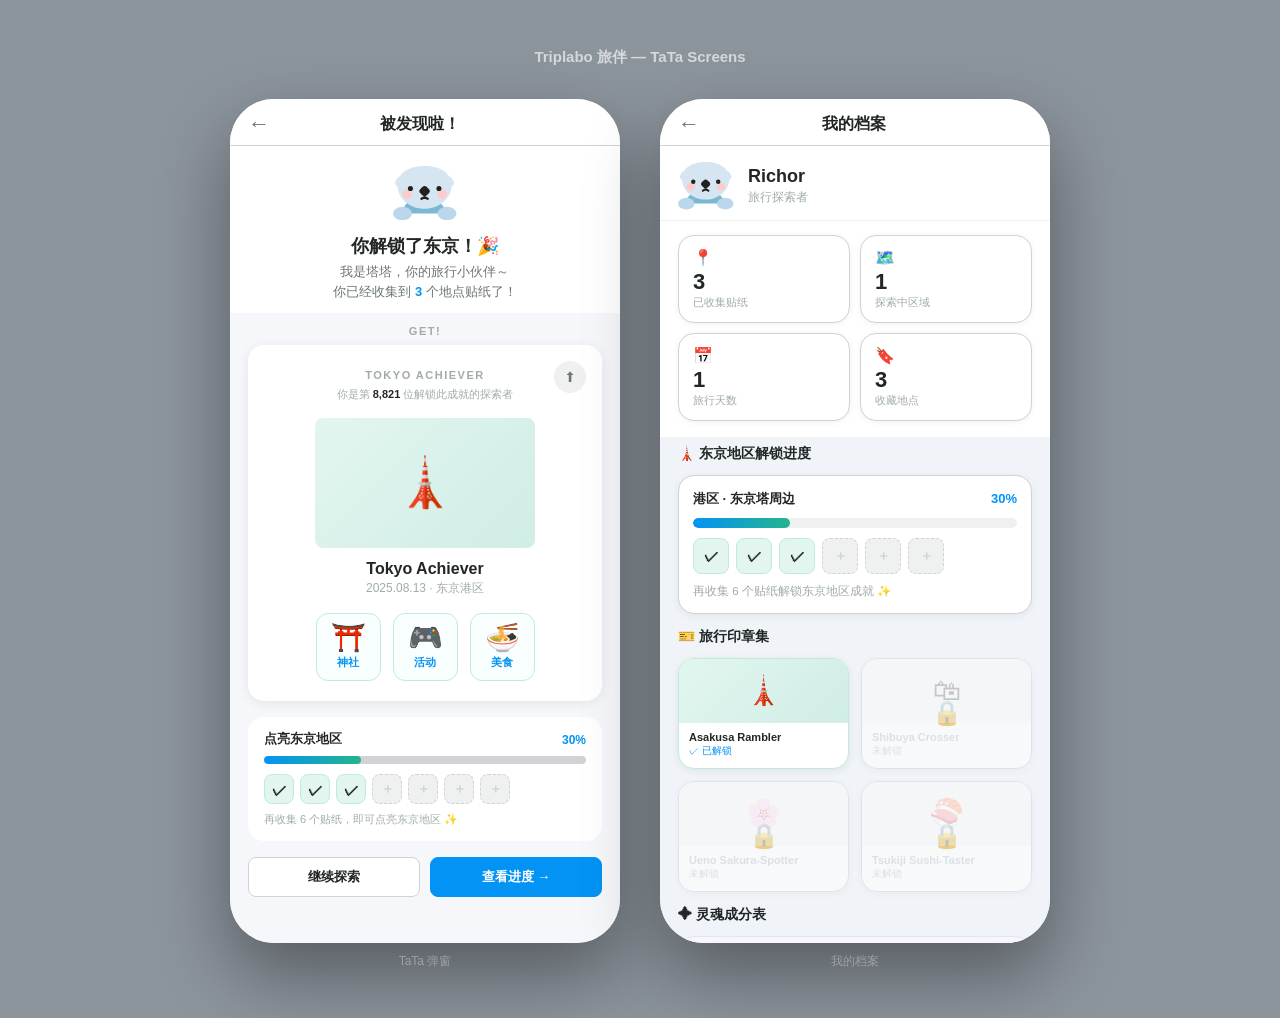
<file: figma-tata.html>
<!DOCTYPE html>
<html lang="zh-CN">
<head>
<meta charset="UTF-8">
<meta name="viewport" content="width=1100">
<title>Triplabo — TaTa Screens</title>
<style>
*{box-sizing:border-box;margin:0;padding:0}
body{
  background:#8C949C;
  font-family:'PingFang SC','Noto Sans JP','Noto Sans SC',sans-serif;
  padding:48px;
  display:flex;flex-direction:column;align-items:center;
}
.page-title{font-size:15px;font-weight:600;color:rgba(255,255,255,.65);margin-bottom:32px}
.row{display:flex;gap:40px;align-items:flex-start}
.phone-col{display:flex;flex-direction:column;align-items:center;gap:10px}
.screen-label{font-size:12px;color:rgba(255,255,255,.6);font-weight:500}

.phone{
  width:390px;height:844px;
  border-radius:44px;
  background:#F5F7FA;
  overflow:hidden;position:relative;
  box-shadow:0 32px 72px rgba(0,0,0,.38),inset 0 0 0 1px rgba(255,255,255,.16);
  flex-shrink:0;
  display:flex;flex-direction:column;
}

/* ── Shared ── */
.hdr-bar{
  flex-shrink:0;
  display:flex;align-items:center;justify-content:space-between;
  padding:14px 18px 10px;
  background:#fff;
  border-bottom:1px solid #D1D1D6;
}
.hdr-back{font-size:22px;color:#6B7573;line-height:1}
.hdr-title{font-size:16px;font-weight:700;color:#222726}
.scroll-area{flex:1;overflow:hidden;background:#F5F7FA}

.btn{flex:1;height:40px;border-radius:8px;border:1px solid #D1D1D6;background:#fff;font-size:13px;font-weight:600;color:#222726;display:flex;align-items:center;justify-content:center;gap:5px}
.btn-g{background:#0393F4;border-color:#0393F4;color:#fff}

/* ── STAMP CARD ── */
.stamp-card{
  background:#fff;border-radius:16px;
  padding:24px 20px 20px;
  margin:0 18px 16px;
  box-shadow:0 2px 12px rgba(0,0,0,.08);
  display:flex;flex-direction:column;align-items:center;
  position:relative;
}
.stamp-share{
  position:absolute;top:16px;right:16px;
  width:32px;height:32px;border-radius:50%;
  background:#EFF1F1;
  display:flex;align-items:center;justify-content:center;font-size:14px;color:#6B7573;
}
.stamp-card-title{font-size:11px;font-weight:700;letter-spacing:1.5px;color:#A0ACA9;text-transform:uppercase;margin-bottom:6px}
.stamp-card-sub{font-size:11px;color:#A0ACA9;margin-bottom:16px;text-align:center}
.stamp-img-wrap{position:relative;margin-bottom:12px}
.stamp-img-placeholder{
  width:220px;height:130px;
  background:linear-gradient(135deg,#E2F6EF,#D0EDE6);
  border-radius:8px;
  display:flex;align-items:center;justify-content:center;
  font-size:48px;
}
.stamp-name{font-size:16px;font-weight:700;color:#222726;margin-bottom:2px}
.stamp-date{font-size:12px;color:#A0ACA9;margin-bottom:16px}

/* stickers row */
.stickers-row{display:flex;gap:12px;justify-content:flex-start;margin-bottom:0}
.tata-sticker{
  display:flex;flex-direction:column;align-items:center;gap:4px;
  background:#F8FFFE;border:1.5px solid #BDECDE;border-radius:12px;
  padding:10px 14px;min-width:64px;
}
.tata-sticker-ic{font-size:28px;line-height:1}
.tata-sticker-lbl{font-size:10.5px;font-weight:600;color:#0393F4}

/* progress slots */
.tata-slot{
  width:30px;height:30px;border-radius:8px;
  display:flex;align-items:center;justify-content:center;
  font-size:13px;background:#EFF1F1;color:#D1D1D6;
  border:1.5px dashed #D1D1D6;font-weight:600;
}
.tata-slot-done{
  background:#E2F6EF;border:1.5px solid #BDECDE;color:#222726;font-size:15px;
}

/* ── PROFILE ── */
.prof-stat{
  background:#fff;border-radius:16px;padding:12px 14px;
  box-shadow:0 1px 6px rgba(0,0,0,.06);border:1px solid #D1D1D6;
}
.prof-stat-ic{font-size:16px;margin-bottom:4px}
.prof-stat-val{font-size:22px;font-weight:700;color:#222726;line-height:1}
.prof-stat-lbl{font-size:11px;color:#A0ACA9;margin-top:2px}
</style>
</head>
<body>

<div class="page-title">Triplabo 旅伴 — TaTa Screens</div>

<div class="row">

  <!-- ══ SCREEN 1: TaTa Popup ══ -->
  <div class="phone-col">
  <div class="phone">

    <!-- Header -->
    <div class="hdr-bar">
      <span class="hdr-back">←</span>
      <span class="hdr-title">被发现啦！</span>
      <div style="width:32px"></div>
    </div>

    <!-- Scroll area -->
    <div class="scroll-area">

      <!-- TaTa full body + congrats -->
      <div style="display:flex;flex-direction:column;align-items:center;padding:20px 18px 12px;background:#fff;margin-bottom:8px">
        <div style="margin-bottom:10px">
          <!-- TaTa full SVG -->
          <svg style="width:64px;height:auto" width="101" height="86" viewBox="0 0 101 86" fill="none" xmlns="http://www.w3.org/2000/svg">
            <path fill-rule="evenodd" clip-rule="evenodd" d="M21.8564 58.7142C23.0955 57.5631 24.8561 55.261 26.0625 55.7367C26.8777 56.059 41.682 59.5579 48.0732 59.5579C55.8992 59.5579 71.16 56.427 72.1709 56.0433C73.4099 55.5834 74.4858 58.7605 76.0508 59.7581C78.3924 62.4668 79.9029 65.1697 85.9111 69.5199C82.259 67.7548 74.4736 75.0296 74.4736 75.0296H25.2432C16.8725 75.0296 14.848 68.7717 12.7285 69.0326C16.511 67.3748 20.1282 60.3718 21.8564 58.7142Z" fill="#7BB8D4"/>
            <path d="M92.4203 30.5064C92.4203 51.0144 73.3444 67.6571 49.8013 67.6571C26.2581 67.6571 7.21484 51.0144 7.21484 30.5064C7.21484 9.99843 26.3233 0 49.8665 0C73.4096 0 92.4529 9.99843 92.4529 30.5064H92.4203Z" fill="#D5E5F1"/>
            <ellipse cx="14.9658" cy="75.0299" rx="14.9658" ry="10.6232" fill="#BAD7EB"/>
            <ellipse cx="85.1729" cy="75.0299" rx="14.9658" ry="10.6232" fill="#BAD7EB"/>
            <path d="M15.3189 27.8634C12.8407 32.0481 8.99289 33.0383 6.09075 31.3773C3.18861 29.7162 2.37341 26.1065 4.85164 21.9219C7.32987 17.7372 12.1559 14.5748 15.058 16.2039C17.9602 17.8331 17.8298 23.6788 15.3515 27.8634H15.3189Z" fill="#D5E5F1"/>
            <path d="M84.2999 27.8634C86.7781 32.0481 90.6259 33.0383 93.528 31.3773C96.4302 29.7162 97.2454 26.1065 94.7671 21.9219C92.2889 17.7372 87.4629 14.5748 84.5607 16.2039C81.6586 17.8331 81.789 23.6788 84.2672 27.8634H84.2999Z" fill="#D5E5F1"/>
            <circle cx="22.5" cy="44.5" r="7.5" fill="#FFCACA"/>
            <circle cx="77.5" cy="44.5" r="7.5" fill="#FFCACA"/>
            <path d="M56.8397 36.6674L52.943 32.8501C51.2238 31.166 48.4366 31.166 46.7174 32.8501L42.8207 36.6675C41.1016 38.3516 41.1016 41.082 42.8207 42.7661L46.7174 46.5835C48.4366 48.2676 51.2238 48.2676 52.943 46.5835L56.8397 42.7661C58.5588 41.082 58.5588 38.3516 56.8397 36.6674Z" fill="#212121"/>
            <circle cx="27.5" cy="35.5" r="4" fill="#212121"/>
            <circle cx="72.5" cy="35.5" r="4" fill="#212121"/>
            <path d="M44.9453 51.7172L49.9344 49.2576L54.6952 51.7172" stroke="#1E1E1E" stroke-width="3.79062" stroke-linecap="round" stroke-linejoin="round"/>
          </svg>
        </div>
        <div style="font-size:18px;font-weight:700;color:#222726;margin-bottom:4px;text-align:center">你解锁了东京！🎉</div>
        <div style="font-size:13px;color:#6B7573;line-height:1.5;text-align:center">我是塔塔，你的旅行小伙伴～<br>你已经收集到 <b style="color:#0393F4">3</b> 个地点贴纸了！</div>
      </div>

      <!-- GET! label -->
      <div style="font-size:11px;font-weight:700;letter-spacing:1.5px;color:#A0ACA9;text-align:center;padding:4px 0 8px;text-transform:uppercase">GET!</div>

      <!-- Stamp Card -->
      <div class="stamp-card">
        <div class="stamp-share">⬆</div>
        <div class="stamp-card-title">Tokyo Achiever</div>
        <div class="stamp-card-sub">你是第 <b style="color:#222726">8,821</b> 位解锁此成就的探索者</div>
        <div class="stamp-img-wrap">
          <div class="stamp-img-placeholder">🗼</div>
        </div>
        <div class="stamp-name">Tokyo Achiever</div>
        <div class="stamp-date">2025.08.13 · 东京港区</div>
        <!-- Stickers -->
        <div class="stickers-row">
          <div class="tata-sticker">
            <div class="tata-sticker-ic">⛩️</div>
            <div class="tata-sticker-lbl">神社</div>
          </div>
          <div class="tata-sticker">
            <div class="tata-sticker-ic">🎮</div>
            <div class="tata-sticker-lbl">活动</div>
          </div>
          <div class="tata-sticker">
            <div class="tata-sticker-ic">🍜</div>
            <div class="tata-sticker-lbl">美食</div>
          </div>
        </div>
      </div>

      <!-- Progress section -->
      <div style="background:#fff;border-radius:16px;margin:0 18px 16px;padding:14px 16px">
        <div style="display:flex;justify-content:space-between;align-items:center;margin-bottom:8px">
          <div style="font-size:12.5px;font-weight:600;color:#222726">点亮东京地区</div>
          <div style="font-size:12px;font-weight:700;color:#0393F4">30%</div>
        </div>
        <div style="background:#D1D1D6;border-radius:99px;height:8px;overflow:hidden;margin-bottom:10px">
          <div style="height:100%;width:30%;background:linear-gradient(90deg,#0393F4,#24B48F);border-radius:99px"></div>
        </div>
        <div style="display:flex;gap:6px;flex-wrap:wrap;margin-bottom:8px">
          <div class="tata-slot tata-slot-done">✓</div>
          <div class="tata-slot tata-slot-done">✓</div>
          <div class="tata-slot tata-slot-done">✓</div>
          <div class="tata-slot">＋</div>
          <div class="tata-slot">＋</div>
          <div class="tata-slot">＋</div>
          <div class="tata-slot">＋</div>
        </div>
        <div style="font-size:11px;color:#A0ACA9">再收集 6 个贴纸，即可点亮东京地区 ✨</div>
      </div>

      <!-- CTAs -->
      <div style="display:flex;gap:10px;padding:0 18px 28px">
        <div class="btn">继续探索</div>
        <div class="btn btn-g">查看进度 →</div>
      </div>

    </div>
  </div>
  <div class="screen-label">TaTa 弹窗</div>
  </div>

  <!-- ══ SCREEN 2: Profile Page ══ -->
  <div class="phone-col">
  <div class="phone" style="background:#F0F4F8">

    <!-- Header -->
    <div class="hdr-bar">
      <span class="hdr-back">←</span>
      <span class="hdr-title">我的档案</span>
      <div style="width:24px"></div>
    </div>

    <!-- Scroll area -->
    <div class="scroll-area" style="background:#F0F4F8;overflow:hidden">

      <!-- User + TaTa row -->
      <div style="display:flex;align-items:center;gap:14px;padding:16px 18px 10px;background:#fff;border-bottom:1px solid #EFF1F1">
        <svg style="width:56px;height:auto" width="101" height="86" viewBox="0 0 101 86" fill="none" xmlns="http://www.w3.org/2000/svg">
          <path fill-rule="evenodd" clip-rule="evenodd" d="M21.8564 58.7142C23.0955 57.5631 24.8561 55.261 26.0625 55.7367C26.8777 56.059 41.682 59.5579 48.0732 59.5579C55.8992 59.5579 71.16 56.427 72.1709 56.0433C73.4099 55.5834 74.4858 58.7605 76.0508 59.7581C78.3924 62.4668 79.9029 65.1697 85.9111 69.5199C82.259 67.7548 74.4736 75.0296 74.4736 75.0296H25.2432C16.8725 75.0296 14.848 68.7717 12.7285 69.0326C16.511 67.3748 20.1282 60.3718 21.8564 58.7142Z" fill="#7BB8D4"/>
          <path d="M92.4203 30.5064C92.4203 51.0144 73.3444 67.6571 49.8013 67.6571C26.2581 67.6571 7.21484 51.0144 7.21484 30.5064C7.21484 9.99843 26.3233 0 49.8665 0C73.4096 0 92.4529 9.99843 92.4529 30.5064H92.4203Z" fill="#D5E5F1"/>
          <ellipse cx="14.9658" cy="75.0299" rx="14.9658" ry="10.6232" fill="#BAD7EB"/>
          <ellipse cx="85.1729" cy="75.0299" rx="14.9658" ry="10.6232" fill="#BAD7EB"/>
          <path d="M15.3189 27.8634C12.8407 32.0481 8.99289 33.0383 6.09075 31.3773C3.18861 29.7162 2.37341 26.1065 4.85164 21.9219C7.32987 17.7372 12.1559 14.5748 15.058 16.2039C17.9602 17.8331 17.8298 23.6788 15.3515 27.8634H15.3189Z" fill="#D5E5F1"/>
          <path d="M84.2999 27.8634C86.7781 32.0481 90.6259 33.0383 93.528 31.3773C96.4302 29.7162 97.2454 26.1065 94.7671 21.9219C92.2889 17.7372 87.4629 14.5748 84.5607 16.2039C81.6586 17.8331 81.789 23.6788 84.2672 27.8634H84.2999Z" fill="#D5E5F1"/>
          <circle cx="22.5" cy="44.5" r="7.5" fill="#FFCACA"/>
          <circle cx="77.5" cy="44.5" r="7.5" fill="#FFCACA"/>
          <path d="M56.8397 36.6674L52.943 32.8501C51.2238 31.166 48.4366 31.166 46.7174 32.8501L42.8207 36.6675C41.1016 38.3516 41.1016 41.082 42.8207 42.7661L46.7174 46.5835C48.4366 48.2676 51.2238 48.2676 52.943 46.5835L56.8397 42.7661C58.5588 41.082 58.5588 38.3516 56.8397 36.6674Z" fill="#212121"/>
          <circle cx="27.5" cy="35.5" r="4" fill="#212121"/>
          <circle cx="72.5" cy="35.5" r="4" fill="#212121"/>
          <path d="M44.9453 51.7172L49.9344 49.2576L54.6952 51.7172" stroke="#1E1E1E" stroke-width="3.79062" stroke-linecap="round" stroke-linejoin="round"/>
        </svg>
        <div>
          <div style="font-size:18px;font-weight:700;color:#222726">Richor</div>
          <div style="font-size:12px;color:#A0ACA9;margin-top:2px">旅行探索者</div>
        </div>
      </div>

      <!-- Stats grid -->
      <div style="display:grid;grid-template-columns:1fr 1fr;gap:10px;padding:14px 18px 16px;background:#fff;margin-bottom:8px">
        <div class="prof-stat"><div class="prof-stat-ic">📍</div><div class="prof-stat-val">3</div><div class="prof-stat-lbl">已收集贴纸</div></div>
        <div class="prof-stat"><div class="prof-stat-ic">🗺️</div><div class="prof-stat-val">1</div><div class="prof-stat-lbl">探索中区域</div></div>
        <div class="prof-stat"><div class="prof-stat-ic">📅</div><div class="prof-stat-val">1</div><div class="prof-stat-lbl">旅行天数</div></div>
        <div class="prof-stat"><div class="prof-stat-ic">🔖</div><div class="prof-stat-val">3</div><div class="prof-stat-lbl">收藏地点</div></div>
      </div>

      <!-- Tokyo unlock progress -->
      <div style="padding:0 18px 14px">
        <div style="font-size:14px;font-weight:700;color:#222726;margin-bottom:12px">🗼 东京地区解锁进度</div>
        <div style="background:#fff;border-radius:16px;padding:14px;box-shadow:0 2px 8px rgba(0,0,0,.06);border:1px solid #D1D1D6">
          <div style="display:flex;justify-content:space-between;align-items:center;margin-bottom:10px">
            <div style="font-size:13px;font-weight:600;color:#222726">港区 · 东京塔周边</div>
            <div style="font-size:13px;font-weight:700;color:#0393F4">30%</div>
          </div>
          <div style="background:#EFF1F1;border-radius:99px;height:10px;overflow:hidden;margin-bottom:10px">
            <div style="height:100%;width:30%;background:linear-gradient(90deg,#0393F4,#24B48F);border-radius:99px"></div>
          </div>
          <div style="display:flex;gap:7px;flex-wrap:wrap">
            <div class="tata-slot tata-slot-done" style="width:36px;height:36px">✓</div>
            <div class="tata-slot tata-slot-done" style="width:36px;height:36px">✓</div>
            <div class="tata-slot tata-slot-done" style="width:36px;height:36px">✓</div>
            <div class="tata-slot" style="width:36px;height:36px">＋</div>
            <div class="tata-slot" style="width:36px;height:36px">＋</div>
            <div class="tata-slot" style="width:36px;height:36px">＋</div>
          </div>
          <div style="font-size:11.5px;color:#A0ACA9;margin-top:10px">再收集 6 个贴纸解锁东京地区成就 ✨</div>
        </div>
      </div>

      <!-- Stamp collection -->
      <div style="padding:0 18px 14px">
        <div style="font-size:14px;font-weight:700;color:#222726;margin-bottom:12px">🎫 旅行印章集</div>
        <div style="display:grid;grid-template-columns:1fr 1fr;gap:12px">
          <!-- Stamp 1: unlocked -->
          <div style="background:#fff;border-radius:16px;overflow:hidden;box-shadow:0 2px 8px rgba(0,0,0,.07);border:1px solid #BDECDE">
            <div style="height:64px;background:linear-gradient(135deg,#E2F6EF,#D0EDE6);display:flex;align-items:center;justify-content:center;font-size:28px">🗼</div>
            <div style="padding:8px 10px 10px">
              <div style="font-size:11px;font-weight:700;color:#222726">Asakusa Rambler</div>
              <div style="font-size:10px;color:#0393F4;margin-top:1px">✓ 已解锁</div>
            </div>
          </div>
          <!-- Stamp 2: locked -->
          <div style="background:#fff;border-radius:16px;overflow:hidden;box-shadow:0 2px 8px rgba(0,0,0,.07);border:1px solid #D1D1D6;opacity:.5;position:relative">
            <div style="position:absolute;inset:0;display:flex;align-items:center;justify-content:center;background:rgba(255,255,255,.4)"><span style="font-size:24px">🔒</span></div>
            <div style="height:64px;background:#EFF1F1;display:flex;align-items:center;justify-content:center;font-size:28px;opacity:.4">🛍</div>
            <div style="padding:8px 10px 10px">
              <div style="font-size:11px;font-weight:700;color:#A0ACA9">Shibuya Crosser</div>
              <div style="font-size:10px;color:#A0ACA9;margin-top:1px">未解锁</div>
            </div>
          </div>
          <!-- Stamp 3: locked -->
          <div style="background:#fff;border-radius:16px;overflow:hidden;box-shadow:0 2px 8px rgba(0,0,0,.07);border:1px solid #D1D1D6;opacity:.5;position:relative">
            <div style="position:absolute;inset:0;display:flex;align-items:center;justify-content:center;background:rgba(255,255,255,.4)"><span style="font-size:24px">🔒</span></div>
            <div style="height:64px;background:#EFF1F1;display:flex;align-items:center;justify-content:center;font-size:28px;opacity:.4">🌸</div>
            <div style="padding:8px 10px 10px">
              <div style="font-size:11px;font-weight:700;color:#A0ACA9">Ueno Sakura-Spotter</div>
              <div style="font-size:10px;color:#A0ACA9;margin-top:1px">未解锁</div>
            </div>
          </div>
          <!-- Stamp 4: locked -->
          <div style="background:#fff;border-radius:16px;overflow:hidden;box-shadow:0 2px 8px rgba(0,0,0,.07);border:1px solid #D1D1D6;opacity:.5;position:relative">
            <div style="position:absolute;inset:0;display:flex;align-items:center;justify-content:center;background:rgba(255,255,255,.4)"><span style="font-size:24px">🔒</span></div>
            <div style="height:64px;background:#EFF1F1;display:flex;align-items:center;justify-content:center;font-size:28px;opacity:.4">🍣</div>
            <div style="padding:8px 10px 10px">
              <div style="font-size:11px;font-weight:700;color:#A0ACA9">Tsukiji Sushi-Taster</div>
              <div style="font-size:10px;color:#A0ACA9;margin-top:1px">未解锁</div>
            </div>
          </div>
        </div>
      </div>

      <!-- Soul chart teaser -->
      <div style="padding:0 18px 28px">
        <div style="font-size:14px;font-weight:700;color:#222726;margin-bottom:12px">✦ 灵魂成分表</div>
        <div style="background:#F8F5FF;border-radius:16px;padding:16px;border:1px solid #E8E0FF;text-align:center">
          <div style="font-size:13px;color:#7C5CBF;margin-bottom:8px;font-weight:500">继续探索解锁你的旅行人格</div>
          <div style="display:flex;justify-content:center;gap:8px;font-size:12px;color:#A0ACA9">
            <span>孤独巡礼者</span><span>·</span><span>亚文化拾荒者</span><span>·</span><span>深夜漫游者</span>
          </div>
          <div style="margin-top:12px;background:#E8E0FF;border-radius:99px;height:6px;overflow:hidden">
            <div style="height:100%;width:15%;background:linear-gradient(90deg,#9B7EF0,#C4B0F8);border-radius:99px"></div>
          </div>
          <div style="font-size:11px;color:#A0ACA9;margin-top:6px">已解锁 15% · 还需更多探索</div>
        </div>
      </div>

    </div>
  </div>
  <div class="screen-label">我的档案</div>
  </div>

</div>
</body>
</html>
</file>
